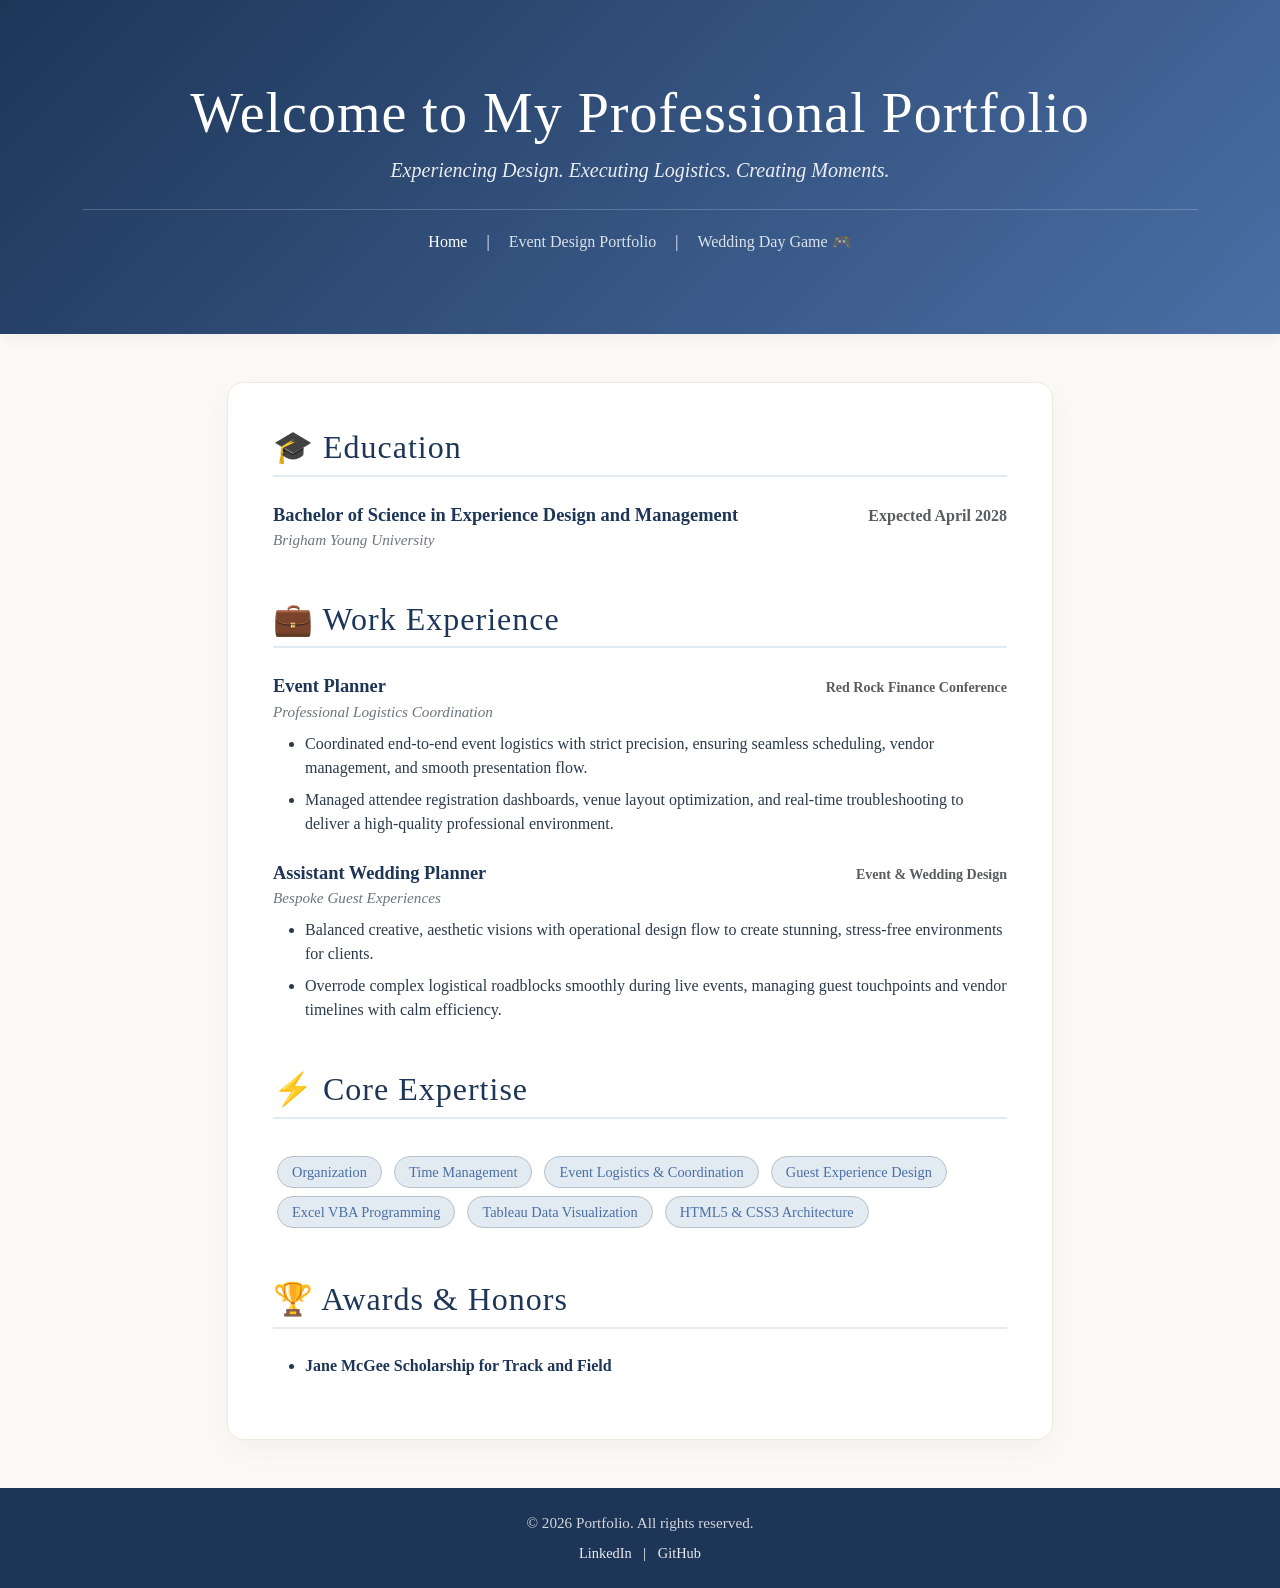
<file: index.html>
<!DOCTYPE html>
<html lang="en">
<head>
    <meta charset="UTF-8">
    <meta name="viewport" content="width=device-width, initial-scale=1.0">
    <title>Professional Portfolio & Résumé</title>
    <link href="https://cdn.jsdelivr.net/npm/bootstrap@5.3.0/dist/css/bootstrap.min.css" rel="stylesheet">
    <style>
        body { 
            background-color: #fcfaf6; /* Elegant soft cream background matching your scratch page */
            font-family: 'Garamond', 'Georgia', serif; 
            color: #2b3a4a;
        }
        .hero-section { 
            background: linear-gradient(135deg, #1d3557, #4a6fa5); /* Beautiful slate-to-navy blue gradient */
            color: white; 
            padding: 80px 0;
            box-shadow: 0 4px 15px rgba(0,0,0,0.05);
        }
        .resume-container {
            max-width: 850px;
        }
        .resume-section { 
            background: #ffffff; 
            border-radius: 16px; 
            padding: 45px; 
            box-shadow: 0 10px 30px rgba(43, 58, 74, 0.05); /* Soft premium shadow */
            border: 1px solid #f0e9df;
        }
        h2.section-title {
            color: #1d3557;
            font-family: 'Garamond', serif;
            letter-spacing: 1px;
            border-bottom: 2px solid #e3ebf2;
            padding-bottom: 8px;
            margin-bottom: 25px;
        }
        .job-title {
            color: #1d3557;
            font-weight: bold;
            font-size: 1.15rem;
        }
        .company-meta {
            color: #6c757d;
            font-style: italic;
            font-size: 0.95rem;
        }
        .custom-badge {
            background-color: #e3ebf2 !important;
            color: #4a6fa5 !important;
            border: 1px solid #b8c0cb;
            padding: 8px 14px !important;
            font-size: 0.9rem !important;
            font-weight: 500;
            border-radius: 30px !important;
            margin: 4px;
            display: inline-block;
        }
        li {
            margin-bottom: 8px;
        }
    </style>
</head>
<body>

    <header class="hero-section text-center">
        <div class="container">
            <h1 class="display-4 fw-normal" style="letter-spacing: 1px;">Welcome to My Professional Portfolio</h1>
            <p class="lead" style="opacity: 0.9; font-style: italic;">Experiencing Design. Executing Logistics. Creating Moments.</p>
            
            <nav class="mt-4" style="border-top: 1px solid rgba(255,255,255,0.2); padding-top: 20px;">
                <a href="index.html" style="color: #ffffff; text-decoration: none; margin: 0 15px; font-weight: 500; opacity: 1;">Home</a> | 
                <a href="scratch.html" style="color: #edf2f7; text-decoration: none; margin: 0 15px; font-weight: 500; opacity: 0.9;">Event Design Portfolio</a> | 
                <a href="app.html" style="color: #edf2f7; text-decoration: none; margin: 0 15px; font-weight: 500; opacity: 0.9;">Wedding Day Game 🎮</a>
            </nav>
        </div>
    </header>

    <main class="container resume-container my-5">
        <div class="resume-section">
            
            <section class="mb-5">
                <h2 class="section-title">🎓 Education</h2>
                <div class="d-flex justify-content-between align-items-baseline flex-wrap">
                    <span class="job-title">Bachelor of Science in Experience Design and Management</span>
                    <span class="text-muted fw-bold">Expected April 2028</span>
                </div>
                <div class="company-meta">Brigham Young University</div>
            </section>

            <section class="mb-5">
                <h2 class="section-title">💼 Work Experience</h2>
                
                <div class="mb-4">
                    <div class="d-flex justify-content-between align-items-baseline flex-wrap">
                        <span class="job-title">Event Planner</span>
                        <span class="text-muted small fw-bold">Red Rock Finance Conference</span>
                    </div>
                    <div class="company-meta mb-2">Professional Logistics Coordination</div>
                    <ul>
                        <li>Coordinated end-to-end event logistics with strict precision, ensuring seamless scheduling, vendor management, and smooth presentation flow.</li>
                        <li>Managed attendee registration dashboards, venue layout optimization, and real-time troubleshooting to deliver a high-quality professional environment.</li>
                    </ul>
                </div>

                <div class="mb-4">
                    <div class="d-flex justify-content-between align-items-baseline flex-wrap">
                        <span class="job-title">Assistant Wedding Planner</span>
                        <span class="text-muted small fw-bold">Event & Wedding Design</span>
                    </div>
                    <div class="company-meta mb-2">Bespoke Guest Experiences</div>
                    <ul>
                        <li>Balanced creative, aesthetic visions with operational design flow to create stunning, stress-free environments for clients.</li>
                        <li>Overrode complex logistical roadblocks smoothly during live events, managing guest touchpoints and vendor timelines with calm efficiency.</li>
                    </ul>
                </div>
            </section>

            <section class="mb-5">
                <h2 class="section-title">⚡ Core Expertise</h2>
                <div class="pt-2">
                    <span class="badge custom-badge">Organization</span>
                    <span class="badge custom-badge">Time Management</span>
                    <span class="badge custom-badge">Event Logistics & Coordination</span>
                    <span class="badge custom-badge">Guest Experience Design</span>
                    <span class="badge custom-badge">Excel VBA Programming</span>
                    <span class="badge custom-badge">Tableau Data Visualization</span>
                    <span class="badge custom-badge">HTML5 & CSS3 Architecture</span>
                </div>
            </section>

            <section class="mb-2">
                <h2 class="section-title">🏆 Awards & Honors</h2>
                <ul>
                    <li class="fw-bold" style="color: #1d3557;">Jane McGee Scholarship for Track and Field</li>
                </ul>
            </section>
        </div>
    </main>

    <footer class="bg-dark text-white text-center py-4 mt-5" style="background-color: #1d3557 !important;">
        <p class="mb-2" style="font-size: 0.95rem; opacity: 0.8;">© 2026 Portfolio. All rights reserved.</p>
        <div style="font-size: 0.9rem;">
            <a href="https://linkedin.com" class="text-white mx-2 text-decoration-none" target="_blank" style="opacity: 0.9;">LinkedIn</a> | 
            <a href="https://github.com" class="text-white mx-2 text-decoration-none" target="_blank" style="opacity: 0.9;">GitHub</a>
        </div>
    </footer>

</body>
</html>
</file>
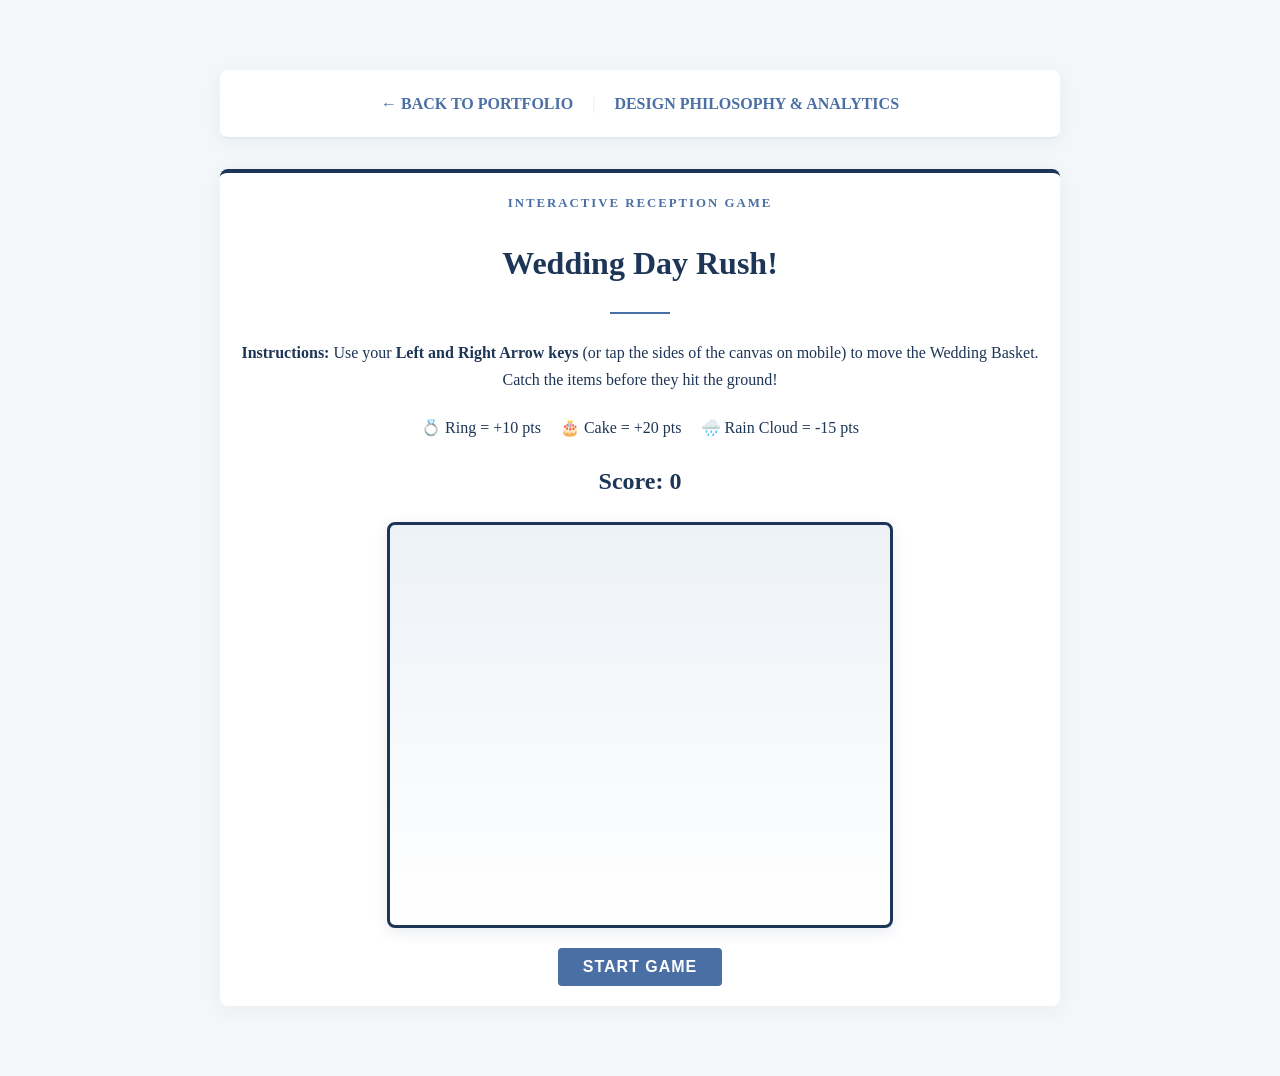
<file: app.html>
<!DOCTYPE html>
<html lang="en">
<head>
    <meta charset="UTF-8">
    <meta name="viewport" content="width=device-width, initial-scale=1.0">
    <title>Wedding Day Rush! 🎮</title>
    <link rel="stylesheet" href="styles.css">
    <style>
        /* Custom game styling to match your ice-blue aesthetic */
        .game-wrapper {
            text-align: center;
            padding: 20px;
        }
        #gameCanvas {
            background: linear-gradient(to bottom, #edf2f7, #ffffff);
            border: 3px solid #1d3557;
            border-radius: 8px;
            box-shadow: 0 4px 15px rgba(29, 53, 87, 0.1);
            display: block;
            margin: 20px auto;
            max-width: 100%;
        }
        .score-board {
            font-size: 1.5rem;
            font-weight: bold;
            color: #1d3557;
            margin-bottom: 10px;
        }
        .game-btn {
            background-color: #4a6fa5;
            color: white;
            border: none;
            padding: 10px 25px;
            font-size: 1rem;
            font-weight: bold;
            border-radius: 4px;
            cursor: pointer;
            text-transform: uppercase;
            letter-spacing: 1px;
            transition: background 0.2s;
        }
        .game-btn:hover {
            background-color: #1d3557;
        }
    </style>
</head>
<body>

    <!-- Navigation Menu Block -->
    <div class="container-div nav-box">
        <a href="index.html" class="nav-link">← Back to Portfolio</a>
        <span class="nav-divider">|</span>
        <a href="scratch.html" class="nav-link">Design Philosophy & Analytics</a>
    </div>

    <!-- Game Content Block -->
    <div class="container-div content-box game-wrapper">
        <span class="subtitle">INTERACTIVE RECEPTION GAME</span>
        <h1>Wedding Day Rush!</h1>
        <div class="decorative-line"></div>
        <p><strong>Instructions:</strong> Use your <strong>Left and Right Arrow keys</strong> (or tap the sides of the canvas on mobile) to move the Wedding Basket. Catch the items before they hit the ground!</p>
        
        <div style="margin: 20px 0;">
            <span style="margin-right: 15px;">💍 Ring = +10 pts</span>
            <span style="margin-right: 15px;">🎂 Cake = +20 pts</span>
            <span>🌧️ Rain Cloud = -15 pts</span>
        </div>

        <div class="score-board">Score: <span id="scoreVal">0</span></div>
        <canvas id="gameCanvas" width="500" height="400"></canvas>
        <button class="game-btn" id="startBtn">Start Game</button>
    </div>

    <script>
        const canvas = document.getElementById('gameCanvas');
        const ctx = canvas.getContext('2d');
        const scoreVal = document.getElementById('scoreVal');
        const startBtn = document.getElementById('startBtn');

        let score = 0;
        let gameActive = false;
        let basket = { x: 215, y: 360, width: 70, height: 25, speed: 7 };
        let items = [];
        let keys = {};

        // Track keyboard inputs
        window.addEventListener('keydown', (e) => keys[e.code] = true);
        window.addEventListener('keyup', (e) => keys[e.code] = false);

        // Mobile touch controls
        canvas.addEventListener('touchstart', (e) => {
            const touchX = e.touches[0].clientX - canvas.getBoundingClientRect().left;
            if (touchX < canvas.width / 2) basket.x -= 30;
            else basket.x += 30;
        });

        function spawnItem() {
            if (!gameActive) return;
            const rand = Math.random();
            let type = 'ring';
            if (rand > 0.8) type = 'cake';      // 20% chance for cake
            else if (rand < 0.25) type = 'cloud'; // 25% chance for a rain cloud

            items.push({
                x: Math.random() * (canvas.width - 30) + 15,
                y: 0,
                speed: Math.random() * 2 + 2,
                type: type,
                radius: 12
            });

            // Keep spawning every 1 second
            setTimeout(spawnItem, 1000);
        }

        function update() {
            if (!gameActive) return;

            // Move Basket
            if (keys['ArrowLeft'] && basket.x > 0) basket.x -= basket.speed;
            if (keys['ArrowRight'] && basket.x < canvas.width - basket.width) basket.x += basket.speed;

            // Move & Check Items
            for (let i = items.length - 1; i >= 0; i--) {
                items[i].y += items[i].speed;

                // Collision detection with basket
                if (items[i].y + items[i].radius >= basket.y && 
                    items[i].x >= basket.x && 
                    items[i].x <= basket.x + basket.width) {
                    
                    if (items[i].type === 'ring') score += 10;
                    else if (items[i].type === 'cake') score += 20;
                    else if (items[i].type === 'cloud') score = Math.max(0, score - 15); // Don't go below 0

                    scoreVal.textContent = score;
                    items.splice(i, 1);
                    continue;
                }

                // Remove item if it falls past screen
                if (items[i].y > canvas.height) {
                    items.splice(i, 1);
                }
            }
        }

        function draw() {
            // Clear canvas
            ctx.clearRect(0, 0, canvas.width, canvas.height);

            // Draw Basket (Elegant Navy Event Basket)
            ctx.fillStyle = '#1d3557';
            ctx.beginPath();
            ctx.roundRect(basket.x, basket.y, basket.width, basket.height, 8);
            ctx.fill();
            // Handle bar
            ctx.strokeStyle = '#4a6fa5';
            ctx.lineWidth = 3;
            ctx.beginPath();
            ctx.arc(basket.x + basket.width/2, basket.y, basket.width/3, Math.PI, 0);
            ctx.stroke();

            // Draw Falling Wedding Items
            items.forEach(item => {
                ctx.font = "24px serif";
                ctx.textAlign = "center";
                ctx.textBaseline = "middle";
                
                if (item.type === 'ring') {
                    ctx.fillText('💍', item.x, item.y);
                } else if (item.type === 'cake') {
                    ctx.fillText('🎂', item.x, item.y);
                } else if (item.type === 'cloud') {
                    ctx.fillText('🌧️', item.x, item.y);
                }
            });
        }

        function gameLoop() {
            update();
            draw();
            if (gameActive) requestAnimationFrame(gameLoop);
        }

        startBtn.addEventListener('click', () => {
            if (!gameActive) {
                gameActive = true;
                score = 0;
                items = [];
                scoreVal.textContent = score;
                startBtn.textContent = "Restart Game";
                spawnItem();
                gameLoop();
            } else {
                // Quick reset
                score = 0;
                items = [];
                scoreVal.textContent = score;
            }
        });
    </script>
</body>
</html>
</file>
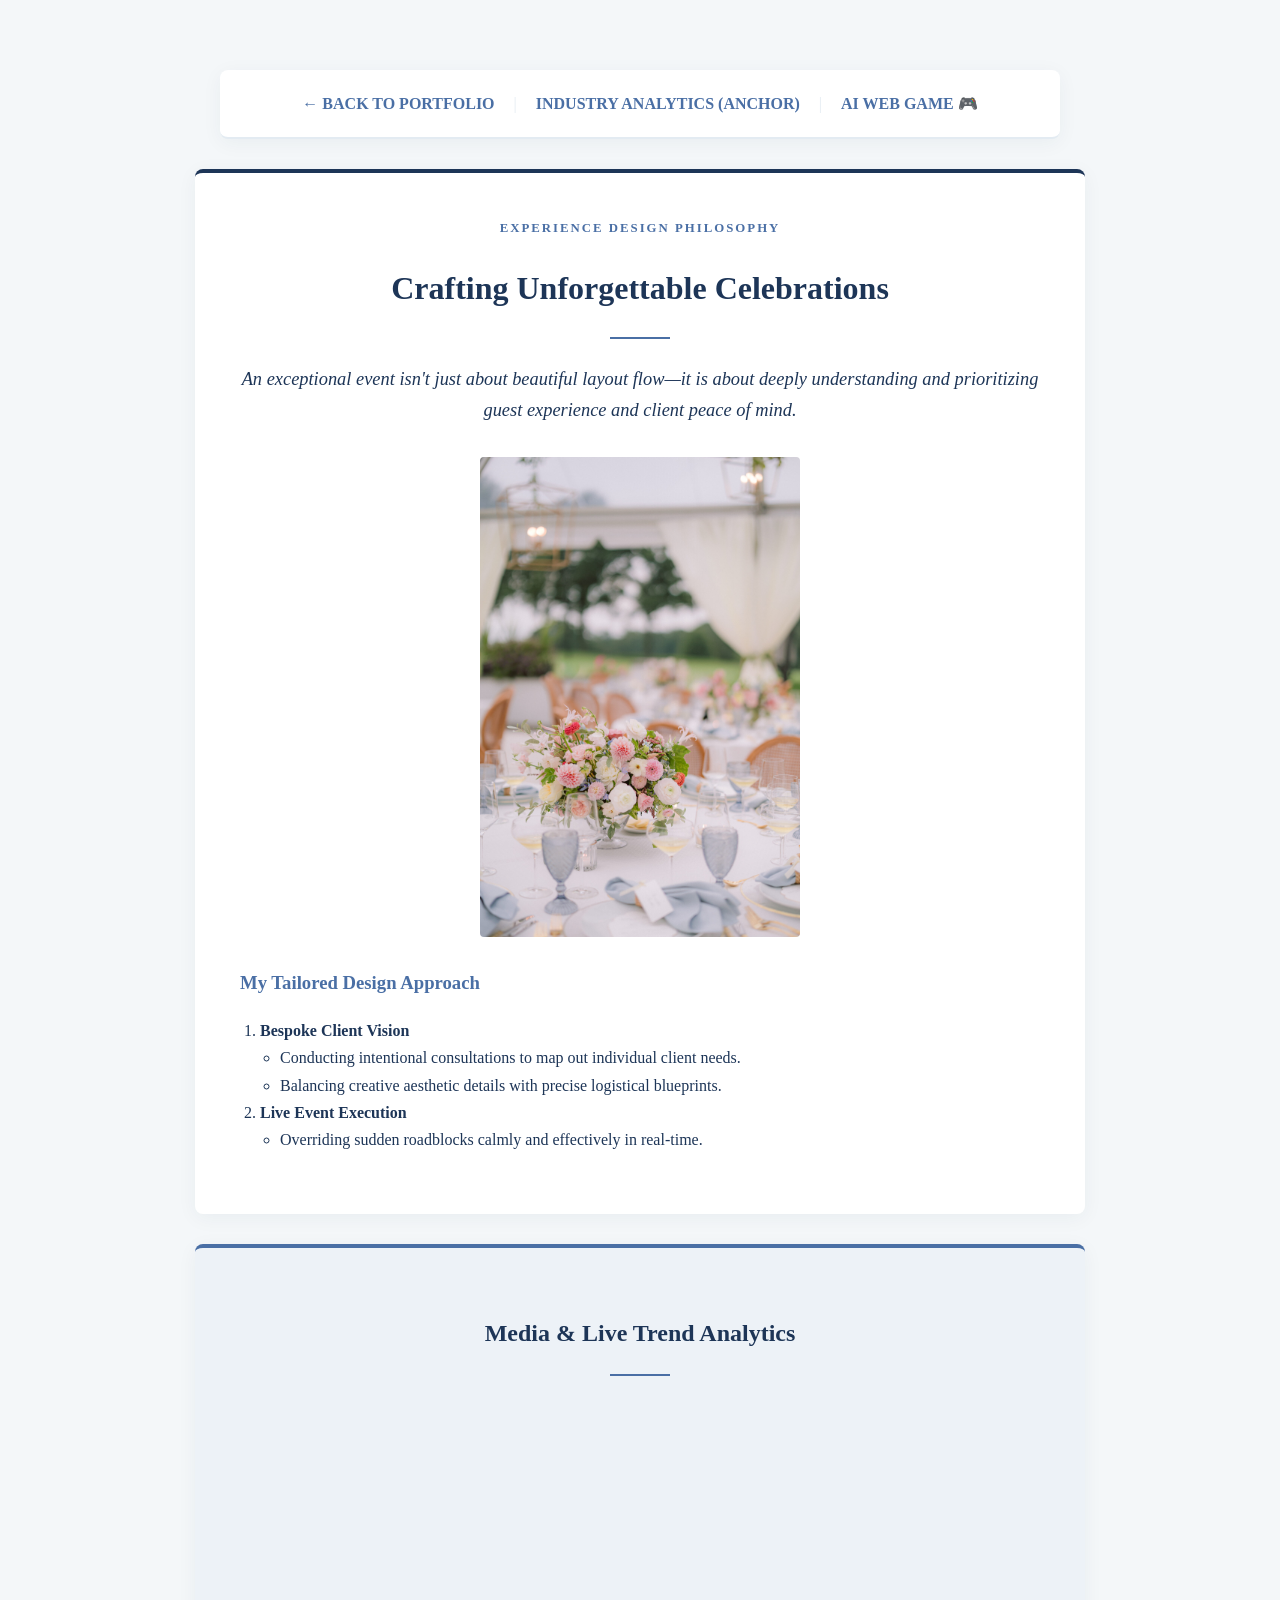
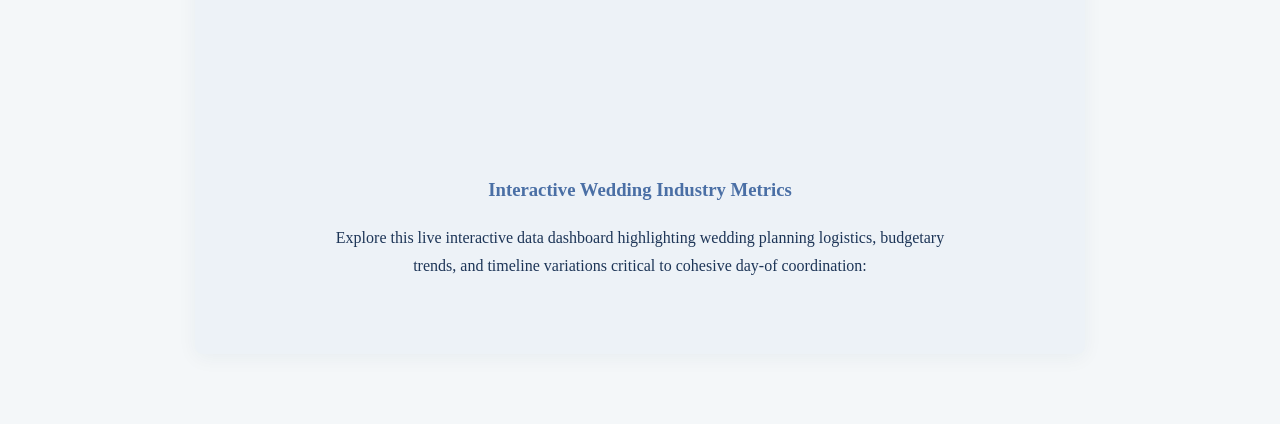
<file: scratch.html>
<!DOCTYPE html>
<html lang="en">
<head>
    <meta charset="UTF-8">
    <meta name="viewport" content="width=device-width, initial-scale=1.0">
    <title>Bespoke Wedding & Event Design</title>
    <link rel="stylesheet" href="styles.css">
</head>
<body>

    <div class="container-div nav-box">
        <a href="index.html" class="nav-link">← Back to Portfolio</a>
        <span class="nav-divider">|</span>
        <a href="#interactive-trends" class="nav-link">Industry Analytics (Anchor)</a>
        <span class="nav-divider">|</span>
        <a href="app.html" class="nav-link">AI Web Game 🎮</a>
    </div>

    <div class="container-div content-box">
        <span class="subtitle">EXPERIENCE DESIGN PHILOSOPHY</span>
        <h1>Crafting Unforgettable Celebrations</h1>
        <div class="decorative-line"></div>
        
        <p class="intro-text">An exceptional event isn't just about beautiful layout flow—it is about deeply understanding and prioritizing guest experience and client peace of mind.</p>
        
        <img src="wedding-image.jpg" alt="Elegant wedding table design layout" class="hobby-image">
        
        <h3>My Tailored Design Approach</h3>
        <ol class="editorial-list">
            <li><strong>Bespoke Client Vision</strong>
                <ul>
                    <li>Conducting intentional consultations to map out individual client needs.</li>
                    <li>Balancing creative aesthetic details with precise logistical blueprints.</li>
                </ul>
            </li>
            <li><strong>Live Event Execution</strong>
                <ul>
                    <li>Overriding sudden roadblocks calmly and effectively in real-time.</li>
                </ul>
            </li>
        </ol>
    </div>

    <div id="interactive-trends" class="container-div media-box">
        <h2>Media & Live Trend Analytics</h2>
        <div class="decorative-line" style="margin-left: auto; margin-right: auto;"></div>
        
        <div class="media-container">
            <iframe width="560" height="315" src="https://www.youtube.com/embed/EWLO00DzxIE" title="YouTube video player" frameborder="0" allow="accelerometer; autoplay; clipboard-write; encrypted-media; gyroscope; picture-in-picture; web-share" allowfullscreen></iframe>
        </div>

        <h3 style="margin-top: 45px; text-align: center;">Interactive Wedding Industry Metrics</h3>
        <p style="text-align: center; max-width: 650px; margin: 0 auto 25px auto;">Explore this live interactive data dashboard highlighting wedding planning logistics, budgetary trends, and timeline variations critical to cohesive day-of coordination:</p>
        
        <div class="media-container">
            <div class='tableauPlaceholder' id='viz1781718778954' style='position: relative'><noscript><a href='#'><img alt=' ' src='https:&#47;&#47;public.tableau.com&#47;static&#47;images&#47;Th&#47;TheWeddingPlanner&#47;Envelope&#47;1_rss.png' style='border: none' /></a></noscript><object class='tableauViz'  style='display:none;'><param name='host_url' value='https%3A%2F%2Fpublic.tableau.com%2F' /> <param name='embed_code_version' value='3' /> <param name='site_root' value='' /><param name='name' value='TheWeddingPlanner&#47;Envelope' /><param name='tabs' value='yes' /><param name='toolbar' value='yes' /><param name='static_image' value='https:&#47;&#47;public.tableau.com&#47;static&#47;images&#47;Th&#47;TheWeddingPlanner&#47;Envelope&#47;1.png' /> <param name='animate_transition' value='yes' /><param name='display_static_image' value='yes' /><param name='display_spinner' value='yes' /><param name='display_overlay' value='yes' /><param name='display_count' value='yes' /><param name='language' value='en-US' /></object></div>                <script type='text/javascript'>                    var divElement = document.getElementById('viz1781718778954');                    var vizElement = divElement.getElementsByTagName('object')[0];                    vizElement.style.width='100%';vizElement.style.height='550px';                    var scriptElement = document.createElement('script');                    scriptElement.src = 'https://public.tableau.com/javascripts/api/viz_v1.js';                    divElement.parentNode.insertBefore(scriptElement, divElement);                </script>
        </div>
    </div>

</body>
</html>
</file>
<file: styles.css>
body {
    background-color: #f4f7f9;
    font-family: 'Garamond', 'Georgia', serif;
    color: #1d3557;
    margin: 0;
    padding: 40px 20px;
    line-height: 1.7;
}
.container-div {
    max-width: 800px;
    margin: 30px auto;
    padding: 45px;
    background-color: #ffffff;
    border-radius: 8px;
    box-shadow: 0 4px 20px rgba(29, 53, 87, 0.05);
}
.nav-box {
    background-color: #ffffff; 
    text-align: center;
    padding: 20px;
    border-bottom: 2px solid #e3ebf2;
}
.nav-link {
    color: #4a6fa5;
    text-decoration: none;
    font-weight: bold;
    text-transform: uppercase;
}
.nav-divider {
    color: #e3ebf2;
    margin: 0 15px;
}
.content-box {
    border-top: 4px solid #1d3557;
}
.media-box {
    background-color: #edf2f7;
    border-top: 4px solid #4a6fa5;
}
h1, h2 {
    color: #1d3557;
    text-align: center;
}
h3 {
    color: #4a6fa5;
}
.subtitle {
    font-size: 0.8rem;
    letter-spacing: 2px;
    color: #4a6fa5;
    font-weight: bold;
    display: block;
    text-align: center;
}
.intro-text {
    font-size: 1.15rem;
    font-style: italic;
    text-align: center;
}
.decorative-line {
    width: 60px;
    height: 2px;
    background-color: #4a6fa5;
    margin: 15px auto 25px auto;
}
.editorial-list {
    padding-left: 20px;
}
.editorial-list ul {
    list-style-type: circle;
    padding-left: 20px;
}
.hobby-image {
    /* --- IMAGE SIZE ADJUSTMENT --- */
    max-width: 40%; /* We made this much smaller (was 100%) */
    /* ------------------------------ */
    height: auto;
    border-radius: 4px;
    margin: 30px auto;
    display: block;
}
.media-container {
    margin: 30px 0;
    text-align: center;
}
</file>
